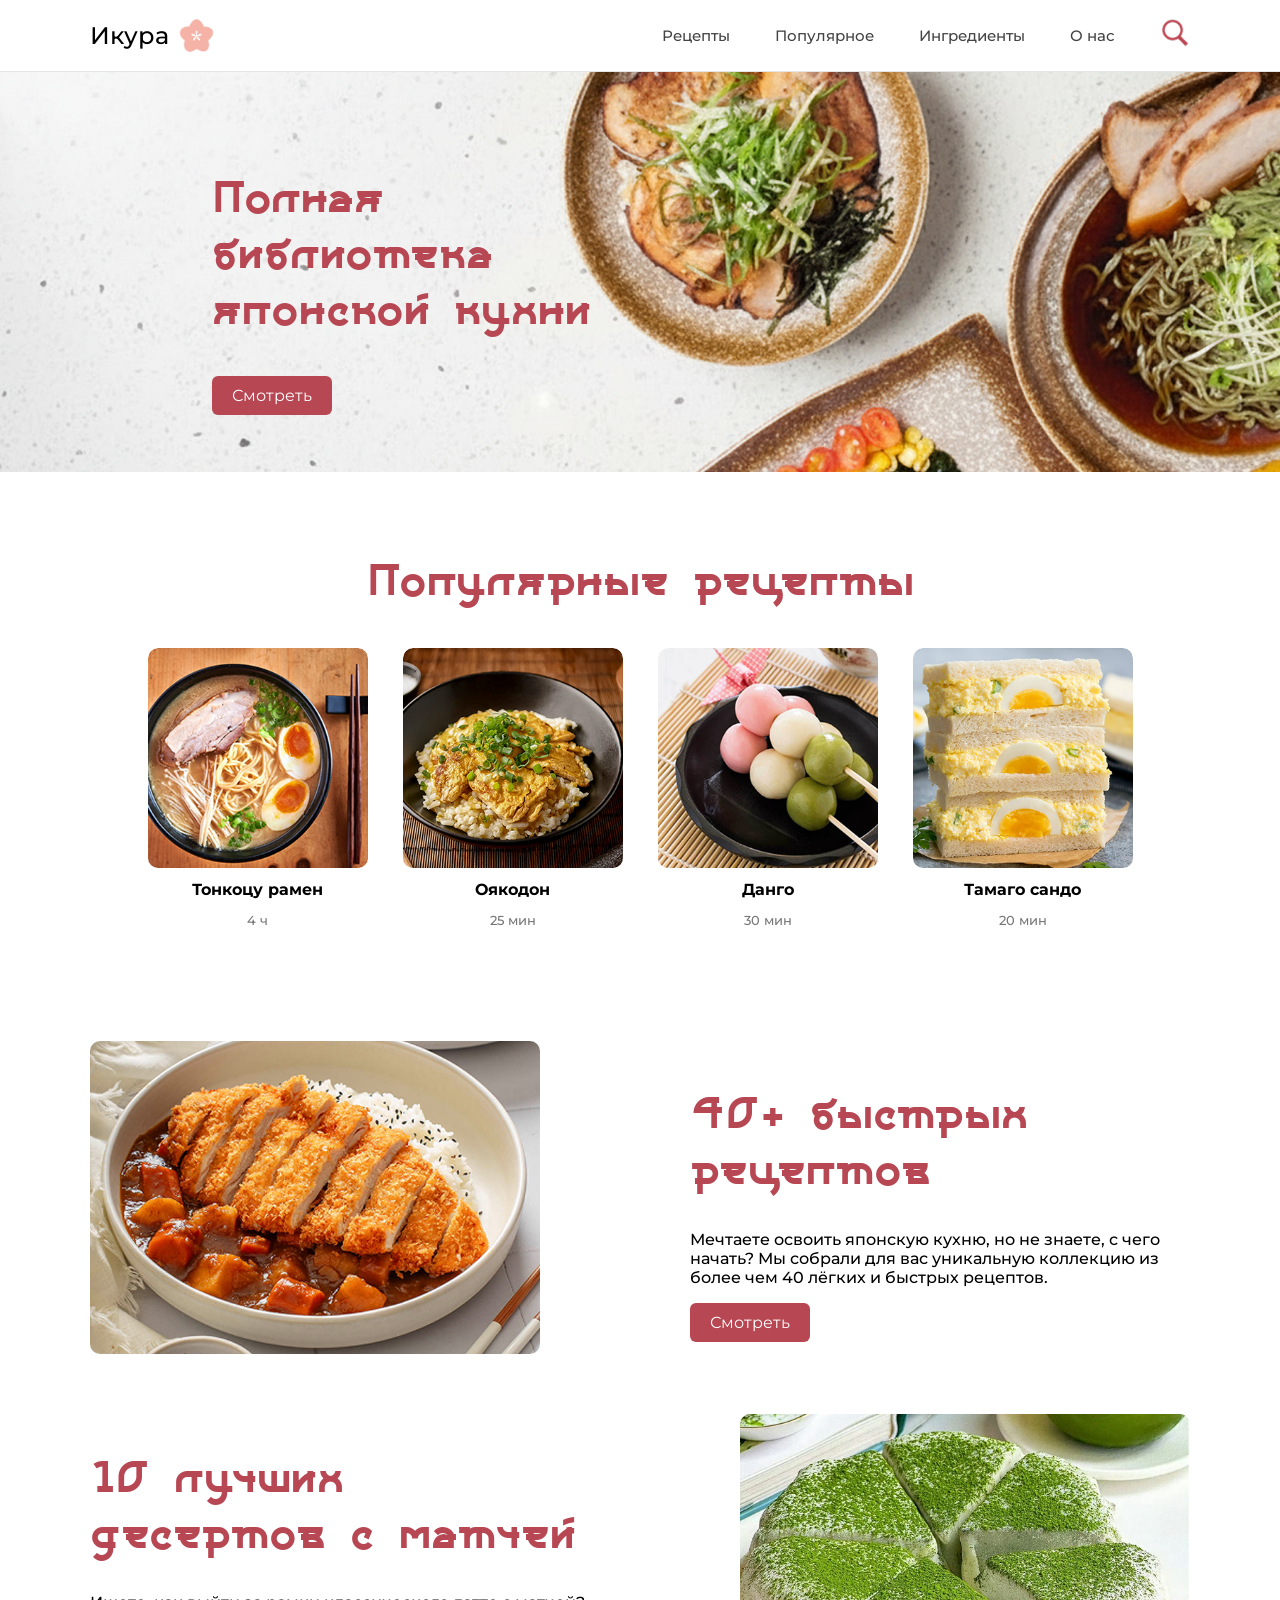
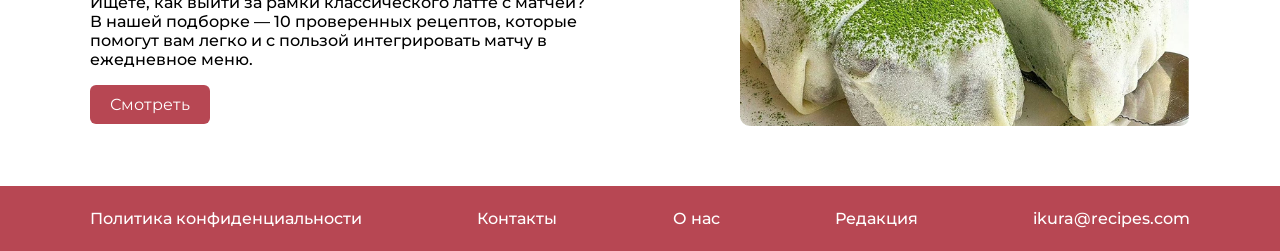
<file: index.html>
<!DOCTYPE html>
<html lang="ru">
<head>
    <meta charset="UTF-8">
    <meta name="viewport" content="width=device-width, initial-scale=1.0">
    <title>Document</title>
    <link rel="stylesheet" type="text/css" href="styles.css">
    <link rel="preconnect" href="https://fonts.googleapis.com">
    <link rel="preconnect" href="https://fonts.gstatic.com" crossorigin>
    <link href="https://fonts.googleapis.com/css2?family=Cormorant+Garamond:ital,wght@0,300..700;1,300..700&family=Montserrat:ital,wght@0,100..900;1,100..900&family=Nunito:ital,wght@0,200..1000;1,200..1000&family=Roboto:ital,wght@0,100..900;1,100..900&family=Russo+One&display=swap" rel="stylesheet">
</head>
<body>
    
    <header>
        <header class="header">
    <div class="container header-inner">
        <a href="index.html" class="logo">
             <span>Икура</span>
             <img src="images/Flower.png" alt="Икура">
        </a>
        <div class="burger" id="burger">
            <span></span>
            <span></span>
            <span></span>
        </div>

        <nav class="nav" id="nav">
            <a href="catalog.html">Рецепты</a>
            <a>Популярное</a>
            <a>Ингредиенты</a>
            <a>О нас</a>
        </nav>
        <div class="search">
            <img src="images/Search.png" alt="Поиск">
        </div>
    </div>
</header>
</header>
<main>
<section class="hero">
    <div class="container">
        <div class="hero-content">
            <h1>Полная <br> библиотека <br> японской кухни</h1>
            <button class="btn">Смотреть</button>
        </div>
    </div>
</section>
<section class="popular">
    <div class="container">
    <h1>Популярные рецепты</h1>
    <div class="recipes-grid">
        <div class="recipe-card">
            <div class="card-img-wrapper">
            <img src="images\рамен.png">
            <div class="overlay">
                <span>Получить доступ по подписке</span> 
            </div>
            </div>
            <p class="title">Тонкоцу рамен</p>
            <p class="time">4 ч</p>
        </div>

       <a href="catalog.html" class="recipe-card">
            <div class="card-img-wrapper">
            <img src="images\оякодон.png"> 
            <div class="overlay">
                <span>Смотреть рецепт</span> 
            </div>
            </div>
            <p class="title">Оякодон</p>
            <p class="time">25 мин</p>
        </a>
        <div class="recipe-card">
            <div class="card-img-wrapper">
            <img src="images\данго.png">
            <div class="overlay">
                <span>Смотреть рецепт</span> 
            </div>
            </div>
            <p class="title">Данго</p>
            <p class="time">30 мин</p>
        </div>

        <div class="recipe-card">
             <div class="card-img-wrapper">
            <img src="images\тамаго.png">
            <div class="overlay">
                <span>Смотреть рецепт</span> 
            </div>
            </div>
            <p class="title">Тамаго сандо</p>
            <p class="time">20 мин</p>
        </div>
    </div>
    </div>
</section>
<div class="container">
        <div class="row">
         <img src="images\Rectangle 2.png"
            width="450px">
            <div class="text">
             <h1>40+ быстрых рецептов</h1>
        <p>Мечтаете освоить японскую кухню, но не знаете, с чего начать?
            Мы собрали для вас уникальную коллекцию из более чем
            40 лёгких и быстрых рецептов.</p>
            <button class="btn">Смотреть</button><br>
            </div>
        </div>
</div>
<div class="container">
        <div class="matcha">
            <div class="text">
            <h1>10 лучших десертов с матчей</h1>
        <p>Ищете, как выйти за рамки классического латте с матчей?
            В нашей подборке — 10 проверенных рецептов, которые помогут 
            вам легко и с пользой интегрировать матчу в ежедневное меню.</p>
            <button class="btn">Смотреть</button><br>
            </div>
            <img src="images\Rectangle 10.png"
            width="450px">
        </div>
</div>
    </main>
     
 <footer class="footer">
    <div class="container footer-inner">
        <a>Политика конфиденциальности</a>
        <a>Контакты</a>
        <a>О нас</a>
        <a>Редакция</a>
        <a href="mailto:ikura@recipes.com">ikura@recipes.com</a>
    </div>
</footer>
<script>
document.addEventListener("DOMContentLoaded", function() {

    const burger = document.getElementById("burger");
    const nav = document.getElementById("nav");

    burger.addEventListener("click", function() {
        nav.classList.toggle("active");
    });

});
</script>
</body>
</html>
</file>
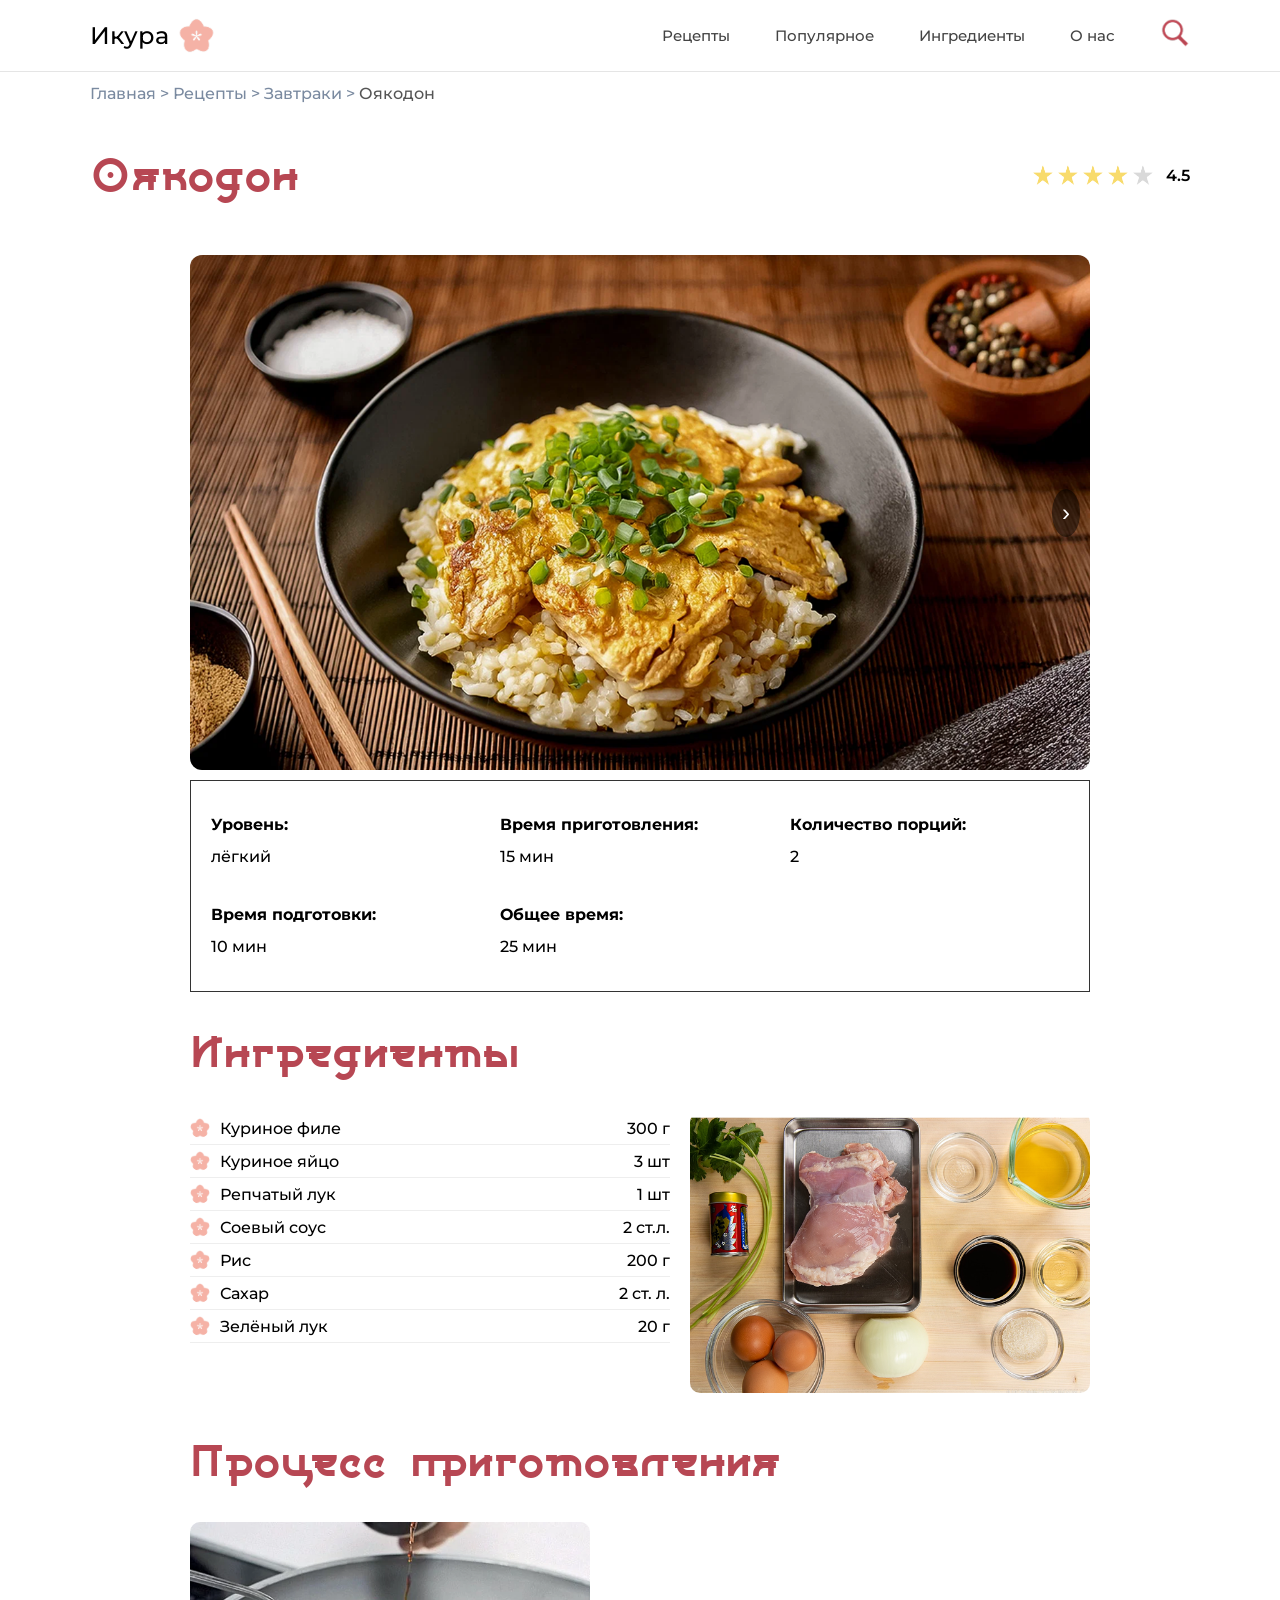
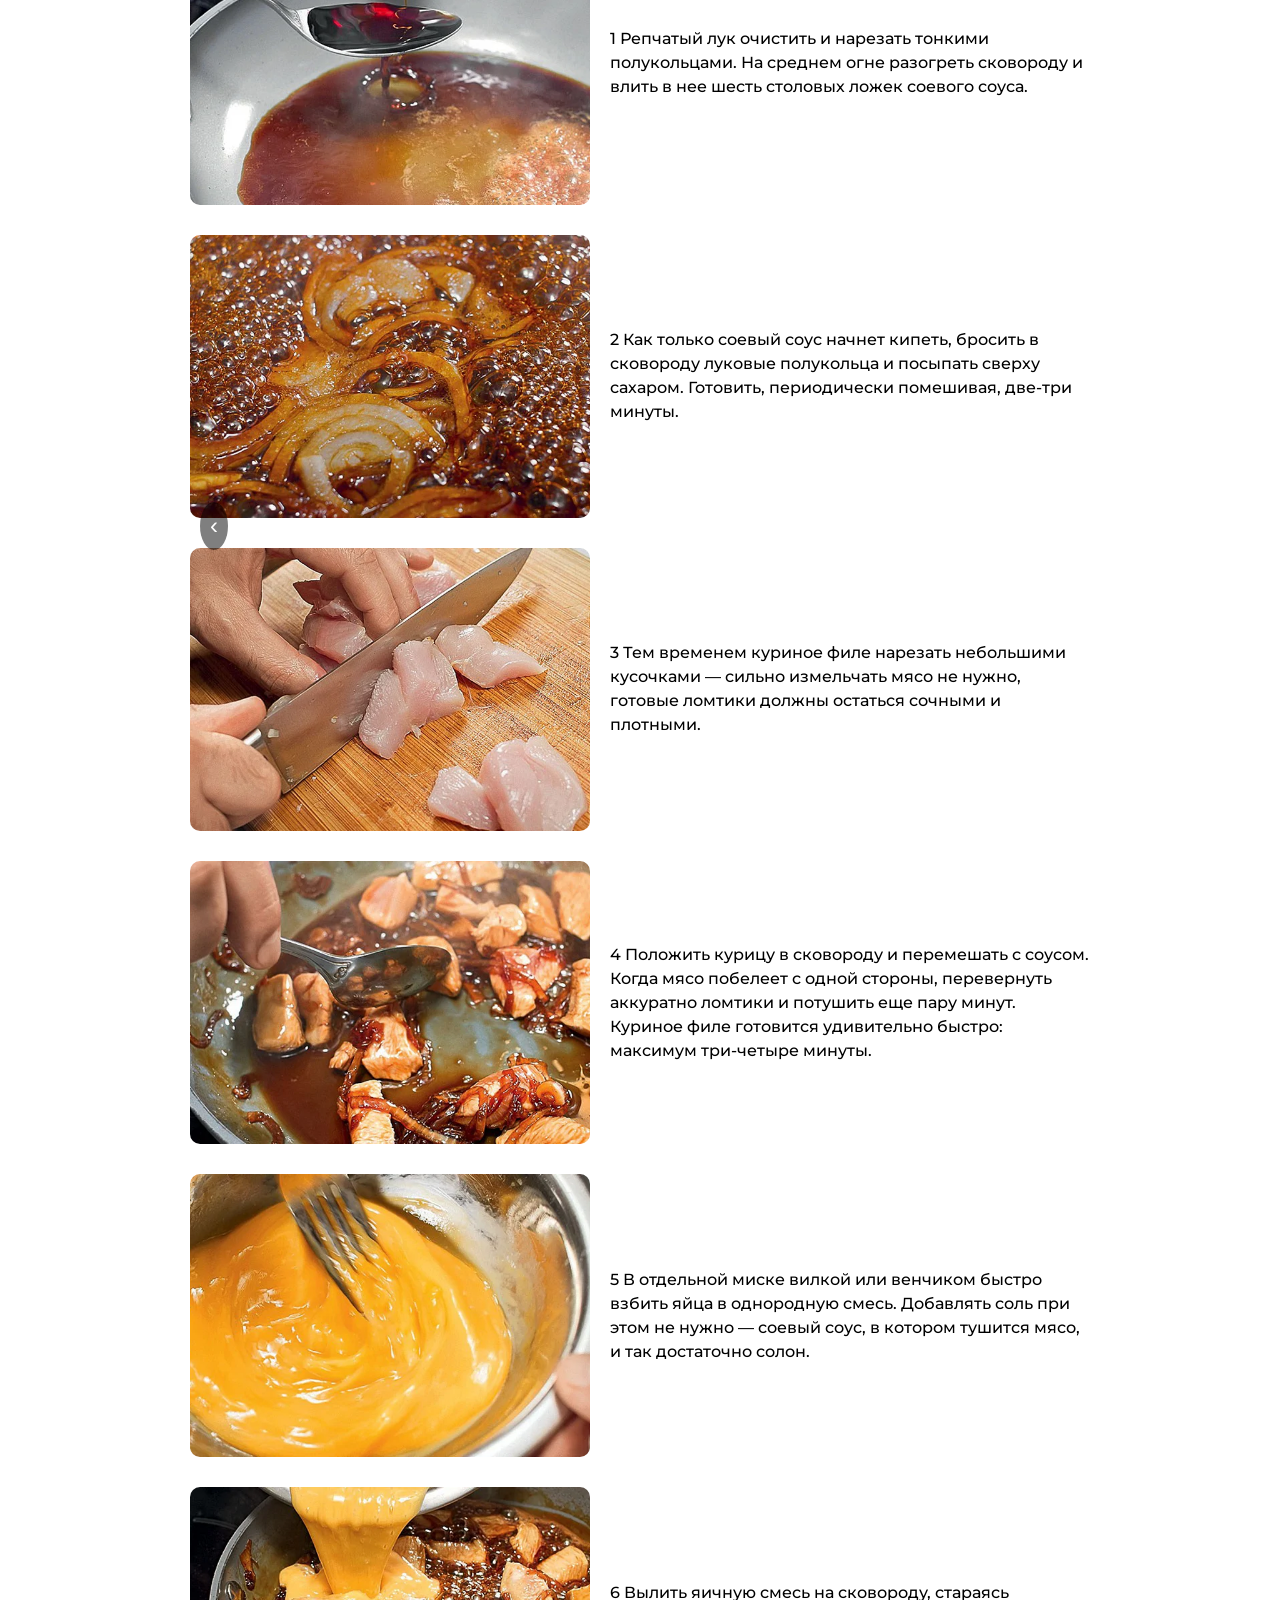
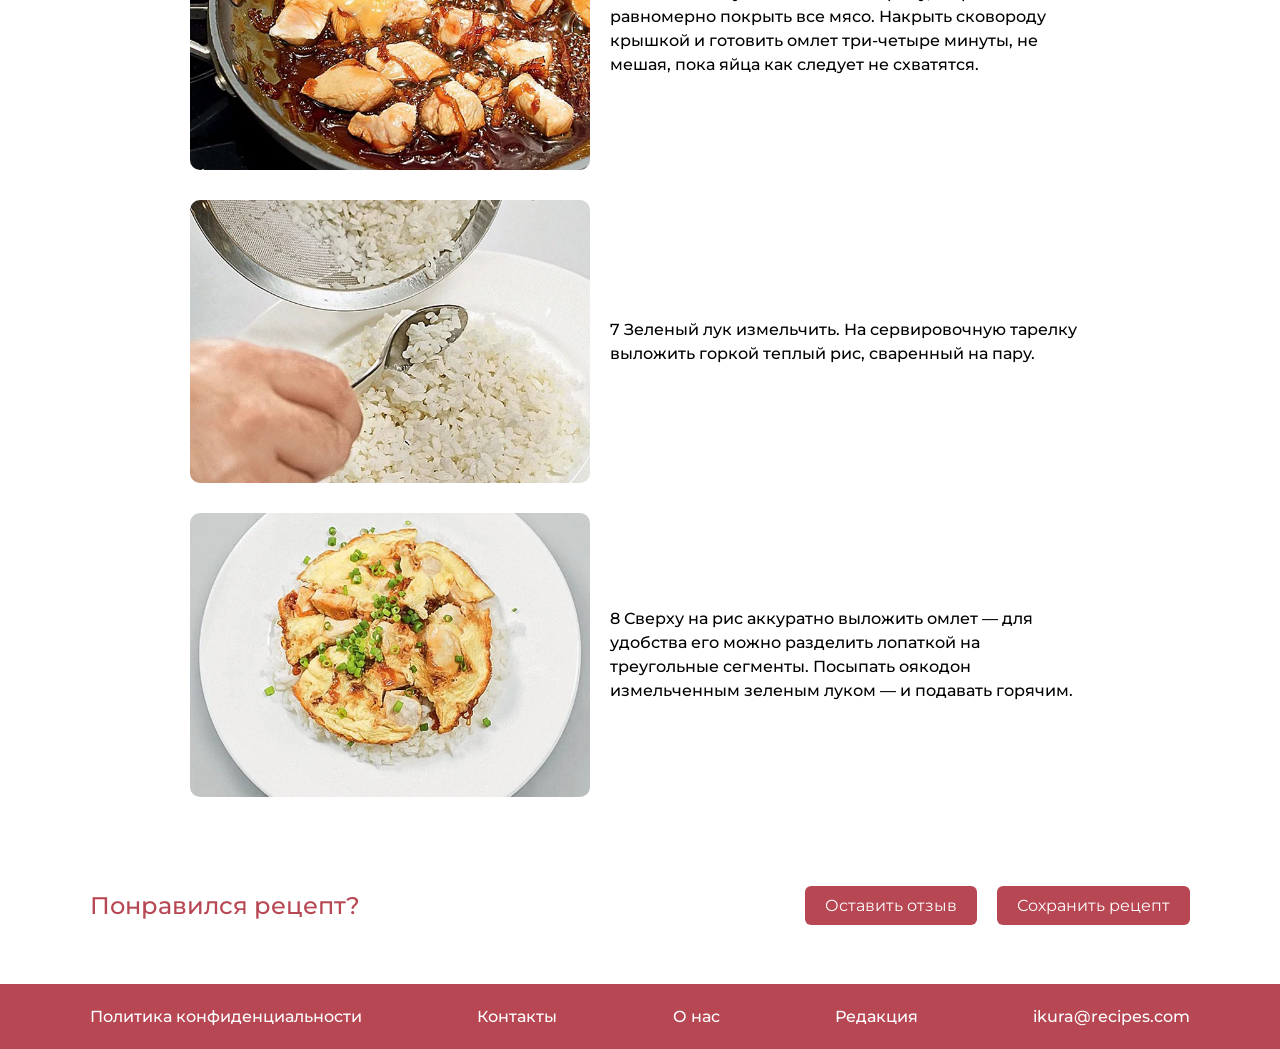
<file: catalog.html>
<!DOCTYPE html>
<html lang="ru">
<head>
    <meta charset="UTF-8">
    <meta name="viewport" content="width=device-width, initial-scale=1.0">
    <title>Document</title>
    <link rel="stylesheet" type="text/css" href="styles.css">
    <link rel="preconnect" href="https://fonts.googleapis.com">
    <link rel="preconnect" href="https://fonts.gstatic.com" crossorigin>
    <link href="https://fonts.googleapis.com/css2?family=Cormorant+Garamond:ital,wght@0,300..700;1,300..700&family=Montserrat:ital,wght@0,100..900;1,100..900&family=Nunito:ital,wght@0,200..1000;1,200..1000&family=Roboto:ital,wght@0,100..900;1,100..900&family=Russo+One&display=swap" rel="stylesheet">
</head>
<body>
    <header>
        <header class="header">
    <div class="container header-inner">
       <a href="index.html" class="logo">
             <span>Икура</span>
             <img src="images/Flower.png" alt="Икура">
        </a>
        <div class="burger" id="burger">
            <span></span>
            <span></span>
            <span></span>
        </div>

        <nav class="nav" id="nav">
            <a href="catalog.html">Рецепты</a>
            <a href="index.html">Популярное</a>
            <a>Ингредиенты</a>
            <a>О нас</a>
        </nav>
        <div class="search">
            <img src="images/Search.png" alt="Поиск">
        </div>
    </div>
</header>
</header>
    <div class="container">
    <main>
        <div class="breadcrumbs">
        <a href="index.html">Главная</a>
        <span>></span>
        <a href="#">Рецепты</a>
        <span>></span>
        <a href="#">Завтраки</a>
        <span>></span>
        <span class="current">Оякодон</span>
       </div>
        <div class="recipe-header">
            <h1>Оякодон</h1>
            <div class="rating">
                <img src="images/Star.png">
                <img src="images/Star.png">
                <img src="images/Star.png">
                <img src="images/Star.png">
                <img src="images/star-empty.png">
                <span>4.5</span>
            </div>
        </div>
        <div class="slider">
            <button class="prev">‹</button>
            <div class="slides">
                <div class="slide active">
                    <img src="images/image 20.png" class="slide-img">
                </div>
                <div class="slide">
                    <img src="images/oyakodon2.png" class="slide-img">
                </div>
                <div class="slide">
                    <div class="card-img-wrapper">
                        <img src="images/Vector.png" class="slide-img">
                        <div class="overlay">
                        <div class="overlay-content">
                            <span>Смотреть видео по подписке</span>
                            <a href="#" class="btn subscribe-btn">
                                Подписаться
                            </a>
                        </div>
                    </div>
                </div>
            </div>
            <button class="next">›</button>
        </div>
        <div class="info-box">
    <div class="item">
        <p class="label">Уровень:</p>
        <p>лёгкий</p>
    </div>

    <div class="item">
        <p class="label">Время приготовления:</p>
        <p>15 мин</p>
    </div>

    <div class="item">
        <p class="label">Количество порций:</p>
        <p>2</p>
    </div>

    <div class="item">
        <p class="label">Время подготовки:</p>
        <p>10 мин</p>
    </div>

    <div class="item">
        <p class="label">Общее время:</p>
        <p>25 мин</p>
    </div>
</div>
<h1>Ингредиенты</h1>
<div class="ingredients">
    <ul class="ingredients-list">
    <li>
         <img src="images/Flower.png" class="icon">
        <span>Куриное филе</span>
        <span class="amount">300 г</span>
    </li>
    <li>
         <img src="images/Flower.png" class="icon">
        <span>Куриное яйцо</span>
        <span class="amount">3 шт</span>
    </li>
    <li>
         <img src="images/Flower.png" class="icon">
        <span>Репчатый лук</span>
        <span class="amount">1 шт</span>
    </li>
    <li>
         <img src="images/Flower.png" class="icon">
        <span>Соевый соус</span>
        <span class="amount">2 ст.л.</span>
    </li>
    <li>
        <img src="images/Flower.png" class="icon">
        <span>Рис</span>
        <span class="amount">200 г</span>
    </li>
    <li>
         <img src="images/Flower.png" class="icon">
        <span>Сахар</span>
        <span class="amount">2 ст. л.</span>
    </li>
    <li>
         <img src="images/Flower.png" class="icon">
        <span>Зелёный лук</span>
        <span class="amount">20 г</span>
    </li>
    </ul>
    <img src="images\Rectangle 7.png">
</div>
            <div class="steps">
        <h1>Процесс приготовления</h1>

        <div class="step">
            <img src="images\Rectangle 79.png">
            <p>1    Репчатый лук очистить и нарезать тонкими полукольцами. На среднем огне разогреть сковороду и влить в нее шесть столовых ложек соевого соуса.</p>
        </div>

        <div class="step">
            <img src="images\Rectangle 76.png">
            <p>2    Как только соевый соус начнет кипеть, бросить в сковороду луковые полукольца и посыпать сверху сахаром. Готовить, периодически помешивая, две-три минуты.</p>
        </div>

        <div class="step">
            <img src="images\Rectangle 70.png">
            <p>3    Тем временем куриное филе нарезать небольшими кусочками — сильно измельчать мясо не нужно, готовые ломтики должны остаться сочными и плотными.</p>
        </div>

        <div class="step">
            <img src="images\Rectangle 78.png">
            <p>4    Положить курицу в сковороду и перемешать с соусом. Когда мясо побелеет с одной стороны, перевернуть аккуратно ломтики и потушить еще пару минут. Куриное филе готовится удивительно быстро: максимум три-четыре минуты.</p>
        </div>

        <div class="step">
            <img src="images\Rectangle 8.png">
            <p>5    В отдельной миске вилкой или венчиком быстро взбить яйца в однородную смесь. Добавлять соль при этом не нужно — соевый соус, в котором тушится мясо, и так достаточно солон.</p>
        </div>
        <div class="step">
            <img src="images\Rectangle 75.png">
            <p>6    Вылить яичную смесь на сковороду, стараясь равномерно покрыть все мясо. Накрыть сковороду крышкой и готовить омлет три-четыре минуты, не мешая, пока яйца как следует не схватятся.</p>
        </div>

        <div class="step">
            <img src="images\Rectangle 71.png">
            <p>7    Зеленый лук измельчить. На сервировочную тарелку выложить горкой теплый рис, сваренный на пару.</p>
        </div>

        <div class="step">
            <img src="images\Rectangle 9.png">
            <p>8    Сверху на рис аккуратно выложить омлет — для удобства его можно разделить лопаткой на треугольные сегменты. Посыпать оякодон измельченным зеленым луком — и подавать горячим.</p>
        </div>

    </div>

    </main>
    </div>
<div class="cta">
    <div class="container cta-inner">
        <p class="cta-text">Понравился рецепт?</p>

        <div class="cta-buttons">
            <button class="btn">Оставить отзыв</button>
            <button class="btn">Сохранить рецепт</button>
        </div>
    </div>
</div>
<footer class="footer">
    <div class="container footer-inner">
        <a href="#">Политика конфиденциальности</a>
        <a href="#">Контакты</a>
        <a href="#">О нас</a>
        <a href="#">Редакция</a>
        <a href="mailto:ikura@recipes.com">ikura@recipes.com</a>
    </div>
 </footer>
 <script>
let index = 0;
const slides = document.querySelectorAll('.slide');

function showSlide(i) {
    slides.forEach(slide => slide.classList.remove('active'));
    slides[i].classList.add('active');
}

document.querySelector('.next').onclick = () => {
    index = (index + 1) % slides.length;
    showSlide(index);
};

document.querySelector('.prev').onclick = () => {
    index = (index - 1 + slides.length) % slides.length;
    showSlide(index);
};
</script>
<script>
document.addEventListener("DOMContentLoaded", function() {

    const burger = document.getElementById("burger");
    const nav = document.getElementById("nav");

    burger.addEventListener("click", function() {
        nav.classList.toggle("active");
    });

});
</script>
</body>
</html>
</file>
<file: styles.css>
@font-face {
  font-family: 'Sangha'; 
  src: url('fonts/sangha.woff2') format('woff2');
  font-weight: 400;
  font-style: normal;
}
.header {
 padding: 18px 0;  
 border-bottom: 1px solid #e5e5e5;
}
.header-inner {
    display: flex;
    align-items: center;
    justify-content: space-between;
    gap: 10px;
}
.logo {
    display: flex;
    align-items: center;
    gap: 10px;
    font-size: 26px;
    font-weight: light;
    text-decoration: none;
    color: black;
}
.logo img {
    height: 35px;
}
.logo span {
    font-size: 24px;
}
.logo:visited,
.logo:active,
.logo:hover {
    color: black;
    text-decoration: none;
}
.burger {
    display: none;
    flex-direction: column;
    cursor: pointer;
}

.burger span {
    width: 25px;
    height: 3px;
    background: black;
    margin: 4px 0;
}
.nav {
   display: flex;
    gap: 15px;
    margin-left: auto;
}
.nav a {
    margin: 0 15px;
    color: #444;
    text-decoration: none;
    font-size: 15px;
}
.search {
    font-size: 20px;
    margin-left: 20px;
}
.search img {
    height: 30px;
}
h1{
    color:#B74753;
    text-align: left;
    font-family: 'Sangha', sans-serif;
    font-size: 3rem;
    font-weight: 500
}
.montserrat{
  font-family: "Montserrat", sans-serif;
  font-optical-sizing: auto;
  font-weight: 500;
  font-style: normal;
}
body{
  font-family: "Montserrat", sans-serif;
  font-optical-sizing: auto;
  font-weight: 500;
  font-style: normal;  
  margin: 0 auto;  
}
.breadcrumbs {
    padding: 12px 0;
}
.breadcrumbs a {
    text-decoration: none;
    color: #7a8aa0;
}

.breadcrumbs a:hover {
    text-decoration: underline;
}

.breadcrumbs span {
    color: #7a8aa0;
}

.breadcrumbs .current {
    color: #555;
    font-weight: 500;
}
.hero {
    background: url("images/image16.png") center no-repeat;
    background-size: cover;
    height: 400px;
    display: flex;
    align-items: center;
    justify-content: flex-start;
    color: #fff;
}
.container {
    max-width: 1100px; 
    margin: 0 auto;
    padding: 0 20px;
}      
.hero .container {
    margin-left: 15%;
    margin-right: auto;
}
.hero-content {
    max-width: 500px;
    text-align: left;
     align-self: flex-start;
}
.row,
.matcha{
    display: flex;          
    align-items: center;    
    justify-content: space-between;
    gap: 40px;  
    margin: 60px 0;
}
.matcha {
    justify-content: row-reverse;
}
.matcha img {
    border-radius: 10px;
}
.text {
    max-width: 500px;
}
h2{
    color:#B74753;
    font-family: 'Sangha', sans-serif;
    font-size: 2rem;
    font-weight: 500
}  
.row img {
    border-radius: 10px;
}
.popular {
    text-align: center;
    padding: 40px 0;
}
.popular h1 {
    text-align: center;
}
.recipes-grid {
    display: flex;
    justify-content: center;
    gap: 35px;
    flex-wrap: wrap;
}

.recipe-card {
    width: 220px;
    cursor: pointer;
    text-decoration: none;
    color: black;
}
.recipe-card:visited,
.recipe-card:active {
    color: black;
    text-decoration: none;
}
.recipe-card img {
    width: 100%;
    border-radius: 10px;
}
.card-img-wrapper {
    position: relative;
    overflow: hidden;         
    border-radius: 10px;
}
.overlay {
    position: absolute;
    top: 0;
    left: 0;
    width: 100%;
    height: 100%;
    background: rgba(255, 255, 255, 0.725);  
    display: flex;
    align-items: center;
    justify-content: center;
    opacity: 0;                      
    transition: opacity 0.4s ease;    
    pointer-events: none;           
}

.overlay span {
    color: #000000;
    font-size: 18px;
    font-weight: bold;
    text-align: center;
}

.recipe-card:hover .overlay {
    opacity: 1;
    pointer-events: auto;  
}
.card-img-wrapper:hover .overlay,
.card-img-wrapper:active .overlay {
    opacity: 1;
}
.overlay-content {
    display: flex;
    flex-direction: column;
    align-items: center;
    justify-content: center;
    gap: 15px;
}

.subscribe-btn {
    display: inline-block;
}
.overlay-content span {
    display: block;
}

.recipe-card .title {
    margin: 8px 0 4px;
    font-weight: bold;
    text-decoration: none;
    transition: 0.2s;
}
.recipe-card:hover .title {
    text-decoration: underline;
}
.recipe-card .time {
    color: #777;
    font-size: 13px;
}
.recipe-header {
    display: flex;
    align-items: center;
    justify-content: space-between;
    margin-bottom: 20px;
}

.rating {
    display: flex;
    align-items: center;
    gap: 5px;
}

.rating img {
    width: 20px;
    height: 20px;
}

.rating span {
    margin-left: 8px;
    font-weight: 600;
}
.info-box {
    display: grid;
    grid-template-columns: repeat(3, 1fr); 
    gap: 10px;
    
    border: 1px solid #333;
    padding: 20px;
    margin: 10px 0;
}

.item {
    line-height: 1;
}

.label {
    font-weight: bold;
}
.steps {
    margin-top: 40px;         
}

.step {
    display: grid;
    grid-template-columns: 400px 1fr;
    gap: 20px;
    margin-bottom: 30px;
    align-items: center;  
}

.step img {
    width: 100%;
    border-radius: 10px;
}

.step p {
    line-height: 1.5;
}
.ingredients {
    display: grid;
    grid-template-columns: 1fr 400px;
     gap: 20px;
    margin-top: 20px;
    align-items: start;
}
.ingredients-list {
    list-style: none;
    padding: 0;
    margin: 0;
}
.ingredients-list li {
    display: grid;
    grid-template-columns: 20px 1fr auto; 
    padding: 6px 0;
    border-bottom: 1px solid #eee;
    align-items: center;
    gap: 10px;
}
.icon {
    width: 20px;
    height: 20px;
}
.ingredients img {
    width: 100%;
    border-radius: 10px;
    max-width: 400px; 
    height: auto;
}
.cta {
    padding: 40px 0;
}

.cta-inner {
    display: flex;
    align-items: center;
    justify-content: space-between;
}

.cta-text {
    font-size: 24px;
    color: #B74753;
    font-weight: 500;
}

.cta-buttons {
    display: flex;
    gap: 20px;
}
.footer {
    background: #B74753;
    padding: 18px 0;
    color: white;
}

.footer-inner {
    display: flex;
    justify-content: space-between;
    flex-wrap: wrap;
}

.footer a {
    color: white;
    text-decoration: none;
    margin: 5px 0;
}
.btn {
    display: inline-block;
    background:#B74753;
    color: white;
    padding: 10px 20px;
    border-radius: 6px;
    text-decoration: none;
    font-weight: light;
    border: none;              
    cursor: pointer;          
    font-size: 16px;
    font-family: inherit;      
    text-decoration: none;

}
.btn:hover {
    background: #8E2E39; 
}
.slider {
    position: relative;
    max-width: 900px;
    margin: 20px auto;
}

.slides {
    position: relative;
}

.slide {
    display: none;
}

.slide.active {
    display: block;
    animation: fade 0.5s ease;
}

.slide-img {
    width: 100%;
    height: auto;
    display: block;
    border-radius: 12px;
}


@keyframes fade {
    from { opacity: 0; }
    to { opacity: 1; }
}

.prev,
.next {
    position: absolute;
    top: 50%;
    transform: translateY(-50%);

    background: rgba(0,0,0,0.5);
    color: white;
    border: none;
    font-size: 24px;
    padding: 10px;
    cursor: pointer;
    border-radius: 50%;
}

.prev { left: 10px; }
.next { right: 10px; }

@media (max-width: 768px) {
   .header-inner {
        justify-content: space-between;
    }

    .nav {
        display: none;
         position: absolute;
        top: 60px;
        left: 0;
        width: 100%;
        background: white;

        flex-direction: column;
        align-items: center;
        padding: 20px 0;
    }
     .nav.active {
        display: flex;
        flex-direction: column;
    }
    .burger {
        display: flex;
        margin-left: auto;
    }
    .search {
        margin-left: 0px;
    }
     .breadcrumbs {
        flex-wrap: wrap;
        font-size: 13px;
    }
    .hero {
        justify-content: flex-start;          
    }
    .hero-content {
        margin-left: 0;
         text-align: left;
    }
     .hero .container {
        margin-left: 3%;    
    }
    h1 {
        font-size: 2rem;
    }

     .row,
    .matcha {
        display: flex;
        flex-direction: column;
        align-items: flex-start;
        text-align: left;
        gap: 20px;
    }
    .row .text,
    .matcha .text {
        order: 1;
        width: 100%;
    }
      .row img,
    .matcha img {
        order: 2;
        width: 100%;
        max-width: 100%;
        height: auto;
    }
    .recipe-card {
        width: 45%;
    }
    .ingredients {
        grid-template-columns: 1fr; 
    }
    .slide {
       width: 100%;
       display: none;
    }
    .slide-img {
    width: 100%;
    height: auto;
    display: block;
    border-radius: 12px;
    }
     .recipe-header {
        flex-direction: column;
        align-items: flex-start;
        gap: 10px;
    }
      .step {
        grid-template-columns: 1fr; 
        text-align: center;
    }

    .step img {
        width: 100%;
        max-height: 250px;
        object-fit: cover;
    }
     .cta-inner {
        flex-direction: column;
        align-items: flex-start;
        gap: 20px;
    }

    .cta-buttons {
        width: 100%;
        flex-direction: column;
    }

    .cta-buttons .btn {
        width: 100%;
    }
     .info-box {
        grid-template-columns: 1fr;
        gap: 15px;
        padding: 15px;
    }

    .item {
        border-bottom: 1px solid #eee;
        padding-bottom: 10px;
    }

    .item:last-child {
        border-bottom: none;
    }
}
</file>
